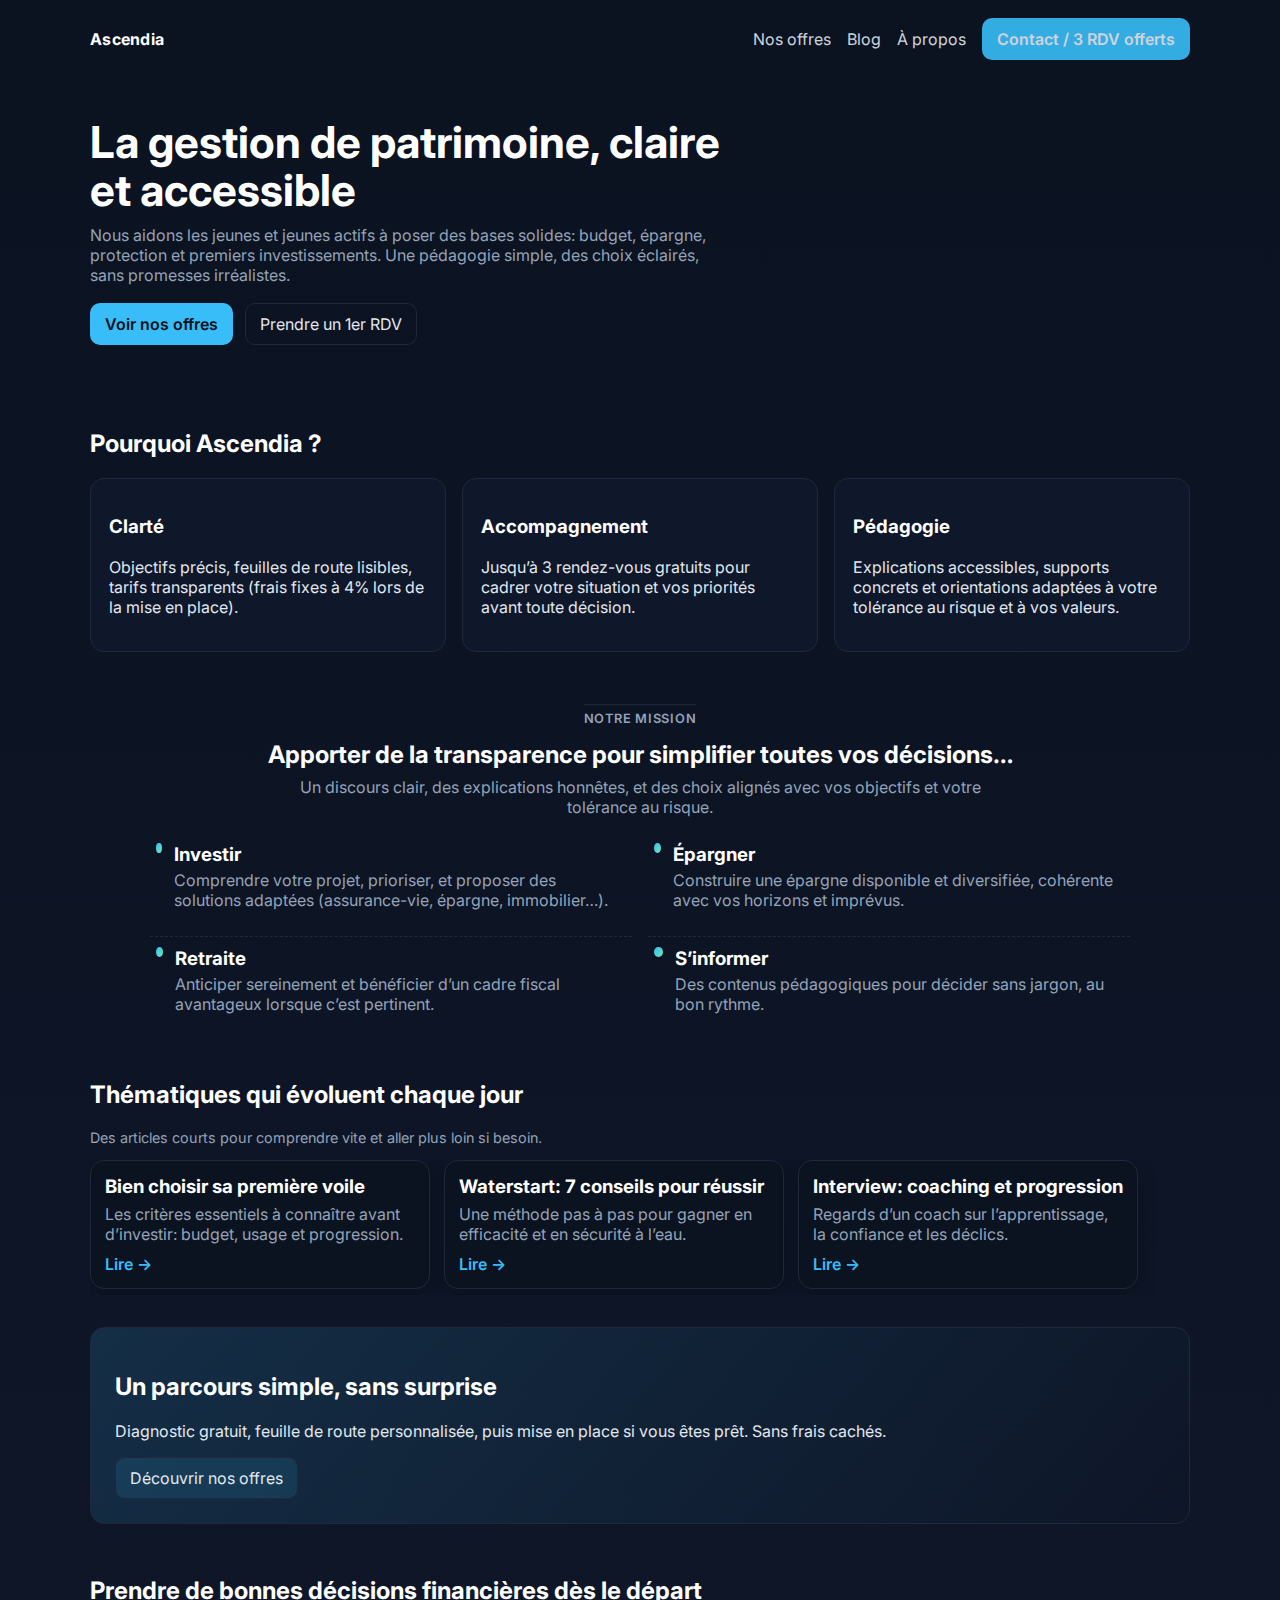
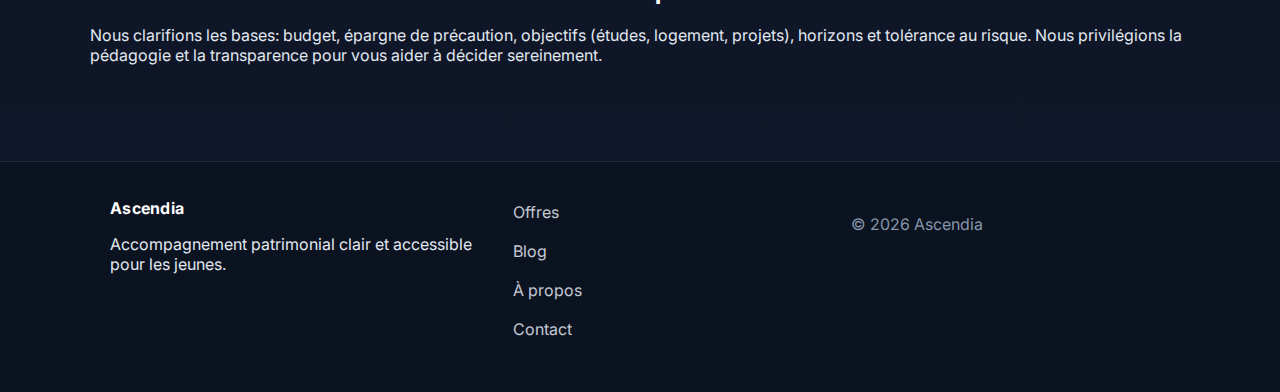
<file: index.html>
<!doctype html>
<html lang="fr">
<head>
  <meta charset="utf-8" />
  <meta name="viewport" content="width=device-width, initial-scale=1" />
  <title>Ascendia – Accompagnement patrimonial pour les jeunes</title>
  <meta name="description" content="Ascendia accompagne les jeunes et jeunes actifs dans leurs premiers pas en gestion de patrimoine: pédagogie claire, 3 RDV gratuits, tarifs transparents." />
  <link rel="preconnect" href="https://fonts.googleapis.com">
  <link rel="preconnect" href="https://fonts.gstatic.com" crossorigin>
  <link href="https://fonts.googleapis.com/css2?family=Inter:wght@300;400;500;600;700&display=swap" rel="stylesheet">
  <link rel="stylesheet" href="/assets/styles.css" />
  <link rel="canonical" href="/" />
  <link rel="icon" href="/assets/favicon.svg" type="image/svg+xml" />
  <meta property="og:title" content="Ascendia" />
  <meta property="og:description" content="Premiers pas en gestion de patrimoine: accompagnement pédagogique, 3 RDV offerts, mise en place sur-mesure." />
  <meta property="og:type" content="website" />
  <meta property="og:url" content="/" />
  <meta name="theme-color" content="#0f172a" />
  <script type="application/ld+json">
  {
    "@context": "https://schema.org",
    "@type": "Organization",
    "name": "Ascendia",
    "description": "Accompagnement patrimonial pour les jeunes: épargne, objectifs financiers, mise en place transparente.",
    "url": "/",
    "areaServed": "FR"
  }
  </script>
</head>
<body>
  <div data-include="/partials/header.html"></div>

  <main>
    <section class="hero container">
      <div class="hero-content">
        <h1>La gestion de patrimoine, claire et accessible</h1>
        <p>Nous aidons les jeunes et jeunes actifs à poser des bases solides: budget, épargne, protection et premiers investissements. Une pédagogie simple, des choix éclairés, sans promesses irréalistes.</p>
        <div class="hero-cta">
          <a class="btn btn-primary" href="/offres.html">Voir nos offres</a>
          <a class="btn btn-ghost" href="/contact.html">Prendre un 1er RDV</a>
        </div>
      </div>
    </section>

    <section class="benefits container">
      <h2>Pourquoi Ascendia ?</h2>
      <div class="grid cards-3">
        <article class="card">
          <h3>Clarté</h3>
          <p>Objectifs précis, feuilles de route lisibles, tarifs transparents (frais fixes à 4% lors de la mise en place).</p>
        </article>
        <article class="card">
          <h3>Accompagnement</h3>
          <p>Jusqu’à 3 rendez-vous gratuits pour cadrer votre situation et vos priorités avant toute décision.</p>
        </article>
        <article class="card">
          <h3>Pédagogie</h3>
          <p>Explications accessibles, supports concrets et orientations adaptées à votre tolérance au risque et à vos valeurs.</p>
        </article>
      </div>
    </section>

    <section class="mission container">
      <div class="intro">
        <p class="eyebrow">Notre mission</p>
        <h2>Apporter de la transparence pour simplifier toutes vos décisions…</h2>
        <p class="sub muted">Un discours clair, des explications honnêtes, et des choix alignés avec vos objectifs et votre tolérance au risque.</p>
      </div>
      <div class="pillars-list">
        <div class="pillar">
          <div class="dot" aria-hidden="true"></div>
          <div>
            <h3>Investir</h3>
            <p>Comprendre votre projet, prioriser, et proposer des solutions adaptées (assurance-vie, épargne, immobilier…).</p>
          </div>
        </div>
        <div class="pillar">
          <div class="dot" aria-hidden="true"></div>
          <div>
            <h3>Épargner</h3>
            <p>Construire une épargne disponible et diversifiée, cohérente avec vos horizons et imprévus.</p>
          </div>
        </div>
        <div class="pillar">
          <div class="dot" aria-hidden="true"></div>
          <div>
            <h3>Retraite</h3>
            <p>Anticiper sereinement et bénéficier d’un cadre fiscal avantageux lorsque c’est pertinent.</p>
          </div>
        </div>
        <div class="pillar">
          <div class="dot" aria-hidden="true"></div>
          <div>
            <h3>S’informer</h3>
            <p>Des contenus pédagogiques pour décider sans jargon, au bon rythme.</p>
          </div>
        </div>
      </div>
    </section>

    <section class="blog-teaser container">
      <div class="teaser-head">
        <h2>Thématiques qui évoluent chaque jour</h2>
        <p class="muted small">Des articles courts pour comprendre vite et aller plus loin si besoin.</p>
      </div>
      <div class="h-scroll">
        <a class="post-card" href="/blog/choisir-voile-debutant.html">
          <div class="post-body">
            <h3>Bien choisir sa première voile</h3>
            <p>Les critères essentiels à connaître avant d’investir: budget, usage et progression.</p>
            <span class="more">Lire →</span>
          </div>
        </a>
        <a class="post-card" href="/blog/waterstart-conseils.html">
          <div class="post-body">
            <h3>Waterstart: 7 conseils pour réussir</h3>
            <p>Une méthode pas à pas pour gagner en efficacité et en sécurité à l’eau.</p>
            <span class="more">Lire →</span>
          </div>
        </a>
        <a class="post-card" href="/blog/interview-coach.html">
          <div class="post-body">
            <h3>Interview: coaching et progression</h3>
            <p>Regards d’un coach sur l’apprentissage, la confiance et les déclics.</p>
            <span class="more">Lire →</span>
          </div>
        </a>
      </div>
    </section>

    <section class="offers-teaser container">
      <div class="teaser">
        <h2>Un parcours simple, sans surprise</h2>
        <p>Diagnostic gratuit, feuille de route personnalisée, puis mise en place si vous êtes prêt. Sans frais cachés.</p>
        <a class="btn btn-secondary" href="/offres.html">Découvrir nos offres</a>
      </div>
    </section>

    <section class="seo-text container">
      <h2>Prendre de bonnes décisions financières dès le départ</h2>
      <p>Nous clarifions les bases: budget, épargne de précaution, objectifs (études, logement, projets), horizons et tolérance au risque. Nous privilégions la pédagogie et la transparence pour vous aider à décider sereinement.</p>
    </section>
  </main>

  <div data-include="/partials/footer.html"></div>
  <script src="/assets/main.js" defer></script>
</body>
</html>
</file>
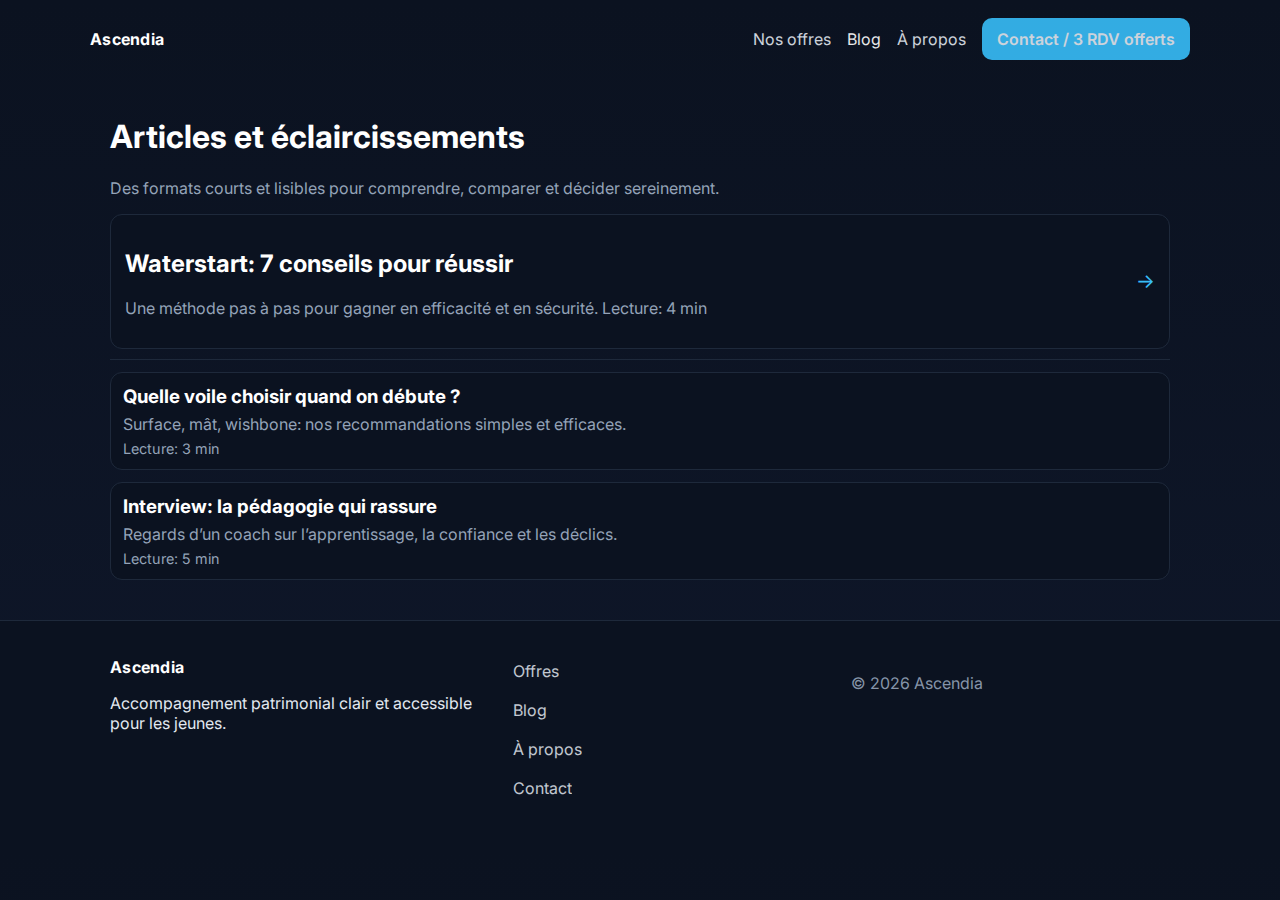
<file: blog/index.html>
<!doctype html>
<html lang="fr">
<head>
  <meta charset="utf-8" />
  <meta name="viewport" content="width=device-width, initial-scale=1" />
  <title>Ascendia – Blog</title>
  <meta name="description" content="Articles pédagogiques et éclaircissements sur la gestion patrimoniale pour les jeunes: comprendre, décider sereinement, agir en transparence." />
  <link href="https://fonts.googleapis.com/css2?family=Inter:wght@300;400;500;600;700&display=swap" rel="stylesheet">
  <link rel="stylesheet" href="/assets/styles.css" />
  <link rel="canonical" href="/blog/" />
  <link rel="icon" href="/assets/favicon.svg" type="image/svg+xml" />
</head>
<body>
  <div data-include="/partials/header.html"></div>

  <main class="container">
    <section class="blog-hero">
      <h1>Articles et éclaircissements</h1>
      <p class="muted">Des formats courts et lisibles pour comprendre, comparer et décider sereinement.</p>
      <a class="hero-feature" href="/blog/waterstart-conseils.html">
        <div>
          <h2>Waterstart: 7 conseils pour réussir</h2>
          <p class="muted">Une méthode pas à pas pour gagner en efficacité et en sécurité. Lecture: 4 min</p>
        </div>
        <span class="arrow" aria-hidden="true">→</span>
      </a>
    </section>

    <section class="feed">
      <article class="post-row">
        <a class="post-link" href="/blog/choisir-voile-debutant.html">
          <h3>Quelle voile choisir quand on débute ?</h3>
          <p class="excerpt">Surface, mât, wishbone: nos recommandations simples et efficaces.</p>
          <p class="post-meta muted small">Lecture: 3 min</p>
        </a>
      </article>
      <article class="post-row">
        <a class="post-link" href="/blog/interview-coach.html">
          <h3>Interview: la pédagogie qui rassure</h3>
          <p class="excerpt">Regards d’un coach sur l’apprentissage, la confiance et les déclics.</p>
          <p class="post-meta muted small">Lecture: 5 min</p>
        </a>
      </article>
    </section>
  </main>

  <div data-include="/partials/footer.html"></div>
  <script src="/assets/main.js" defer></script>
</body>
</html>
</file>
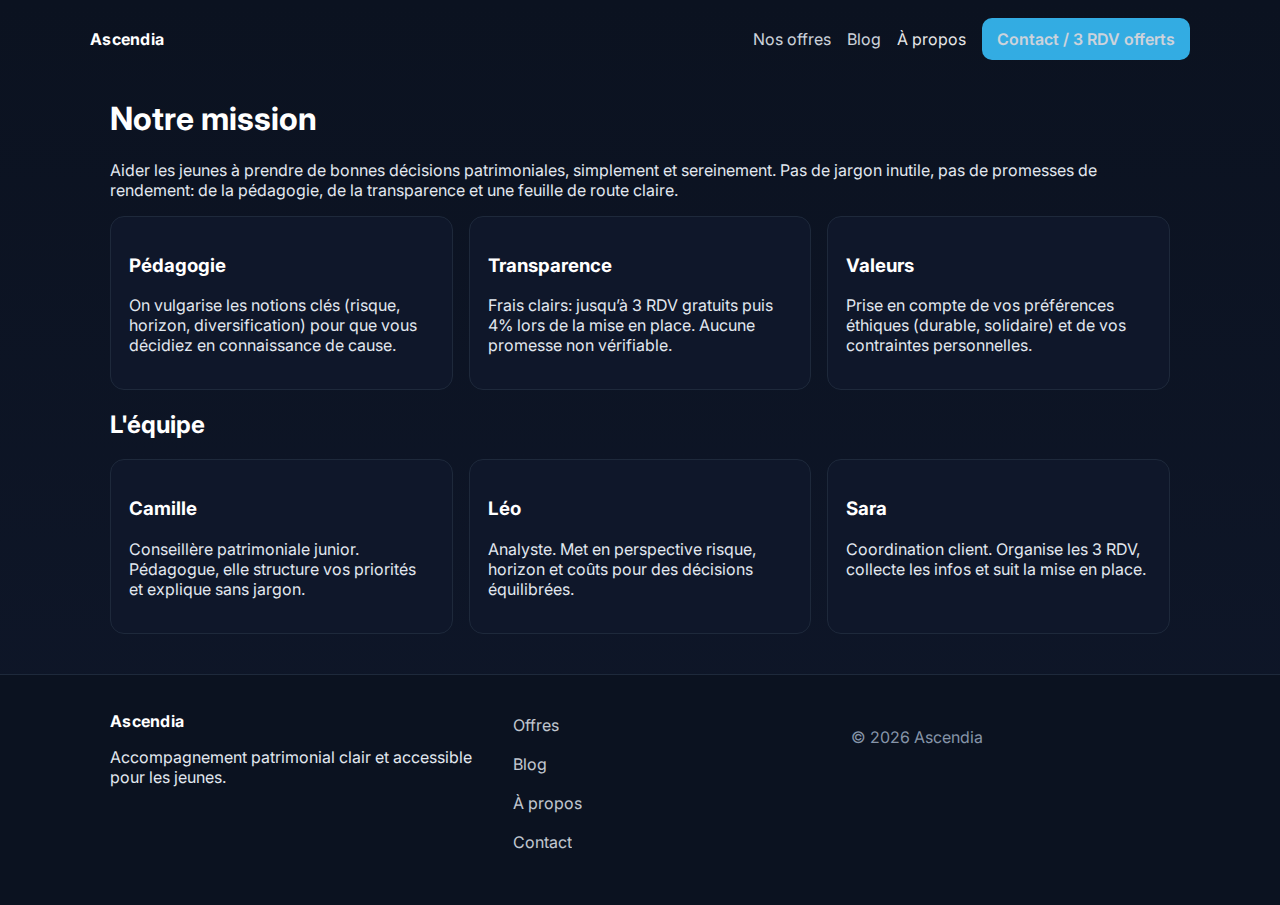
<file: a-propos.html>
<!doctype html>
<html lang="fr">
<head>
  <meta charset="utf-8" />
  <meta name="viewport" content="width=device-width, initial-scale=1" />
  <title>Ascendia – À propos</title>
  <meta name="description" content="Ascendia accompagne les jeunes pour structurer leur patrimoine: pédagogie, transparence et décisions sereines, sans promesse de rendement." />
  <link href="https://fonts.googleapis.com/css2?family=Inter:wght@300;400;500;600;700&display=swap" rel="stylesheet">
  <link rel="stylesheet" href="/assets/styles.css" />
  <link rel="canonical" href="/a-propos.html" />
  <link rel="icon" href="/assets/favicon.svg" type="image/svg+xml" />
</head>
<body>
  <div data-include="/partials/header.html"></div>

  <main class="container">
    <section>
      <h1>Notre mission</h1>
      <p>Aider les jeunes à prendre de bonnes décisions patrimoniales, simplement et sereinement. Pas de jargon inutile, pas de promesses de rendement: de la pédagogie, de la transparence et une feuille de route claire.</p>
    </section>

    <section class="grid cards-3">
      <article class="card">
        <h3>Pédagogie</h3>
        <p>On vulgarise les notions clés (risque, horizon, diversification) pour que vous décidiez en connaissance de cause.</p>
      </article>
      <article class="card">
        <h3>Transparence</h3>
        <p>Frais clairs: jusqu’à 3 RDV gratuits puis 4% lors de la mise en place. Aucune promesse non vérifiable.</p>
      </article>
      <article class="card">
        <h3>Valeurs</h3>
        <p>Prise en compte de vos préférences éthiques (durable, solidaire) et de vos contraintes personnelles.</p>
      </article>
    </section>

    <section>
      <h2>L'équipe</h2>
      <div class="grid cards-3">
        <article class="card person">
          <h3>Camille</h3>
          <p>Conseillère patrimoniale junior. Pédagogue, elle structure vos priorités et explique sans jargon.</p>
        </article>
        <article class="card person">
          <h3>Léo</h3>
          <p>Analyste. Met en perspective risque, horizon et coûts pour des décisions équilibrées.</p>
        </article>
        <article class="card person">
          <h3>Sara</h3>
          <p>Coordination client. Organise les 3 RDV, collecte les infos et suit la mise en place.</p>
        </article>
      </div>
    </section>
  </main>

  <div data-include="/partials/footer.html"></div>
  <script src="/assets/main.js" defer></script>
</body>
</html>
</file>
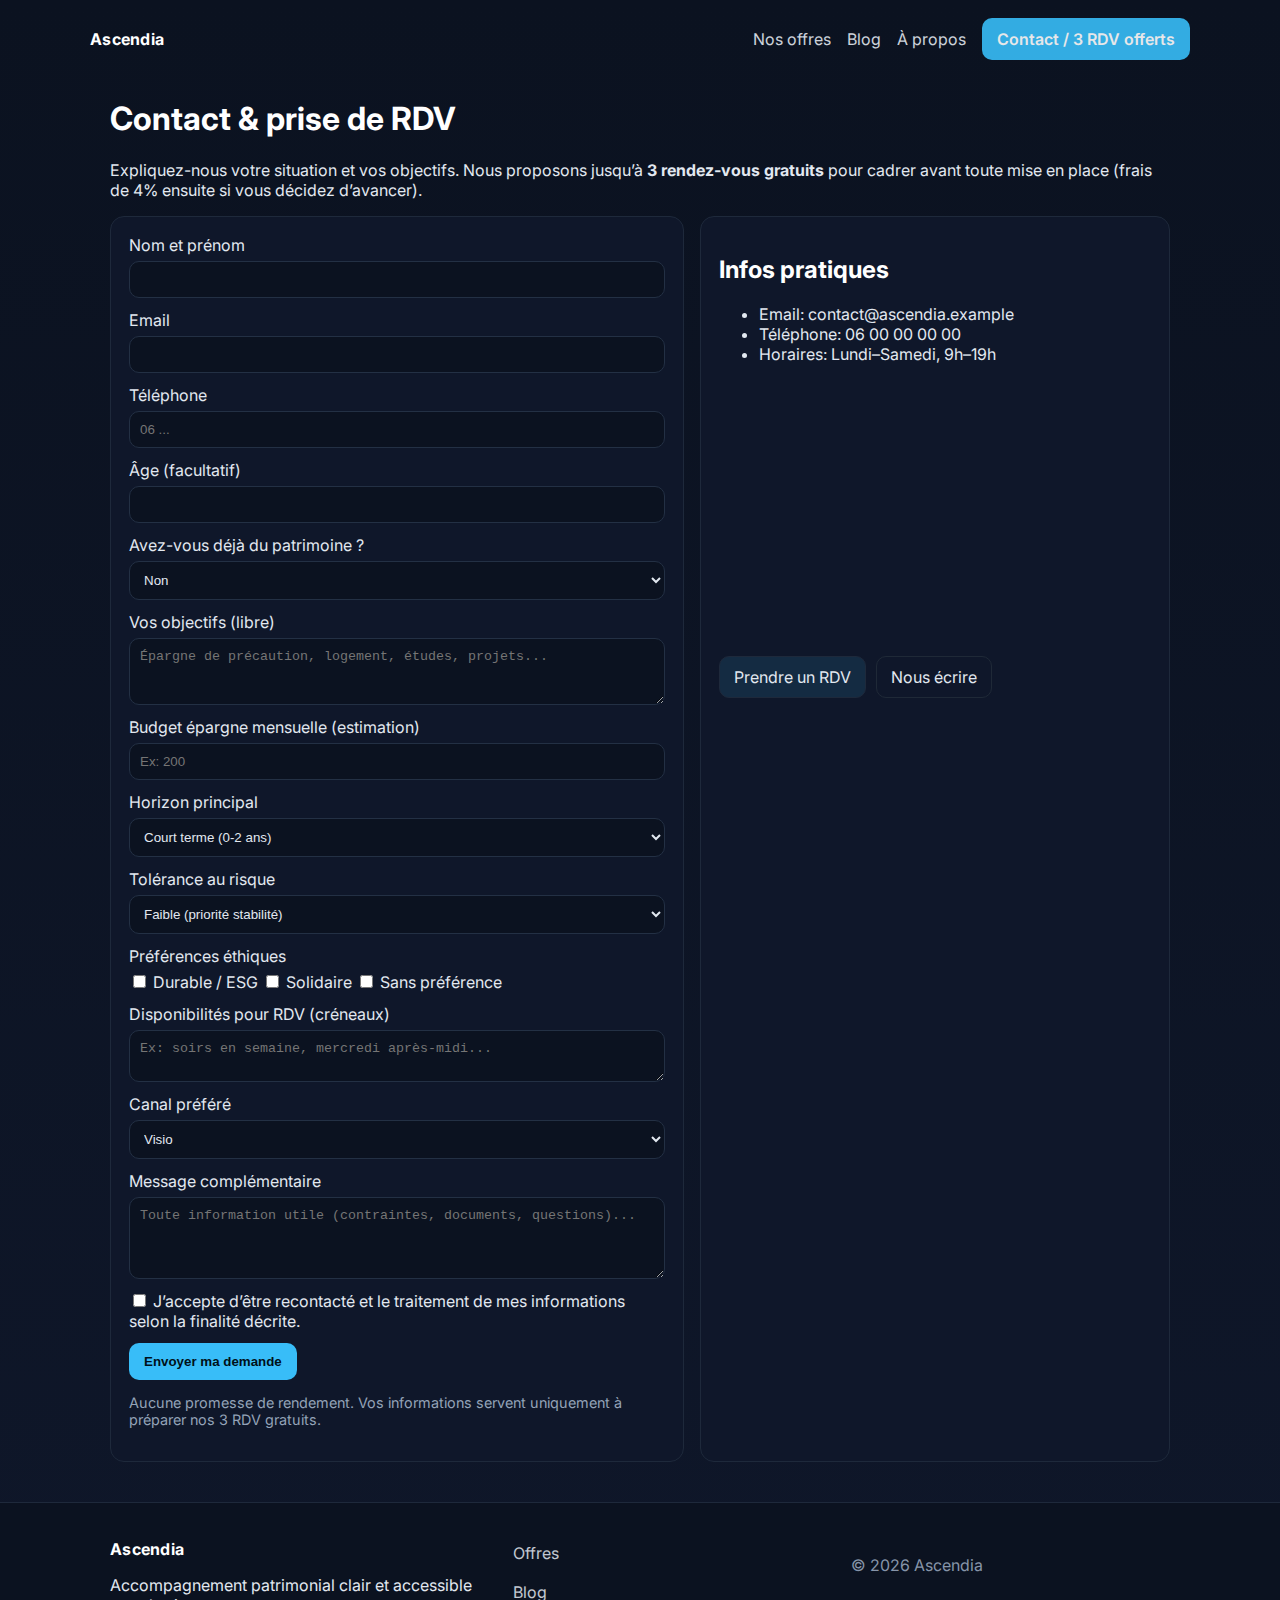
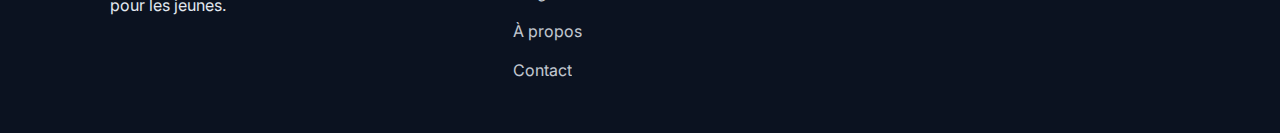
<file: contact.html>
<!doctype html>
<html lang="fr">
<head>
  <meta charset="utf-8" />
  <meta name="viewport" content="width=device-width, initial-scale=1" />
  <title>Ascendia – Contact & 3 RDV gratuits</title>
  <meta name="description" content="Contactez Ascendia: jusqu’à 3 rendez-vous gratuits pour cadrer votre situation patrimoniale. Partagez vos objectifs et préférences (risque, éthique)." />
  <link href="https://fonts.googleapis.com/css2?family=Inter:wght@300;400;500;600;700&display=swap" rel="stylesheet">
  <link rel="stylesheet" href="/assets/styles.css" />
  <link rel="canonical" href="/contact.html" />
  <link rel="icon" href="/assets/favicon.svg" type="image/svg+xml" />
</head>
<body>
  <div data-include="/partials/header.html"></div>

  <main class="container">
    <section>
      <h1>Contact & prise de RDV</h1>
      <p>Expliquez-nous votre situation et vos objectifs. Nous proposons jusqu’à <strong>3 rendez-vous gratuits</strong> pour cadrer avant toute mise en place (frais de 4% ensuite si vous décidez d’avancer).</p>
    </section>

    <section class="grid contact-grid">
      <form id="intake-form" class="card" autocomplete="on">
        <div class="form-row">
          <label for="nom">Nom et prénom</label>
          <input id="nom" name="nom" type="text" required />
        </div>
        <div class="form-row">
          <label for="email">Email</label>
          <input id="email" name="email" type="email" required />
        </div>
        <div class="form-row">
          <label for="tel">Téléphone</label>
          <input id="tel" name="tel" type="tel" placeholder="06 ..." />
        </div>
        <div class="form-row">
          <label for="age">Âge (facultatif)</label>
          <input id="age" name="age" type="number" min="16" max="100" />
        </div>
        <div class="form-row">
          <label for="patrimoine">Avez-vous déjà du patrimoine ?</label>
          <select id="patrimoine" name="patrimoine">
            <option value="non">Non</option>
            <option value="oui">Oui (épargne, AV, PEA, immo...)</option>
          </select>
        </div>
        <div class="form-row">
          <label for="objectifs">Vos objectifs (libre)</label>
          <textarea id="objectifs" name="objectifs" rows="3" placeholder="Épargne de précaution, logement, études, projets..."></textarea>
        </div>
        <div class="form-row">
          <label for="budget">Budget épargne mensuelle (estimation)</label>
          <input id="budget" name="budget" type="number" min="0" step="10" placeholder="Ex: 200" />
        </div>
        <div class="form-row">
          <label for="horizon">Horizon principal</label>
          <select id="horizon" name="horizon">
            <option value="court">Court terme (0-2 ans)</option>
            <option value="moyen">Moyen terme (3-7 ans)</option>
            <option value="long">Long terme (8+ ans)</option>
          </select>
        </div>
        <div class="form-row">
          <label for="risque">Tolérance au risque</label>
          <select id="risque" name="risque">
            <option value="faible">Faible (priorité stabilité)</option>
            <option value="moderee">Modérée</option>
            <option value="elevee">Élevée</option>
          </select>
        </div>
        <div class="form-row">
          <label>Préférences éthiques</label>
          <div>
            <label><input type="checkbox" name="ethique" value="durable"> Durable / ESG</label>
            <label><input type="checkbox" name="ethique" value="solidaire"> Solidaire</label>
            <label><input type="checkbox" name="ethique" value="neutre"> Sans préférence</label>
          </div>
        </div>
        <div class="form-row">
          <label for="dispos">Disponibilités pour RDV (créneaux)</label>
          <textarea id="dispos" name="dispos" rows="2" placeholder="Ex: soirs en semaine, mercredi après-midi..."></textarea>
        </div>
        <div class="form-row">
          <label for="canal">Canal préféré</label>
          <select id="canal" name="canal">
            <option>Visio</option>
            <option>Téléphone</option>
            <option>Présentiel</option>
          </select>
        </div>
        <div class="form-row">
          <label for="message">Message complémentaire</label>
          <textarea id="message" name="message" rows="4" placeholder="Toute information utile (contraintes, documents, questions)..."></textarea>
        </div>
        <div class="form-row">
          <label><input id="consent" type="checkbox" required> J’accepte d’être recontacté et le traitement de mes informations selon la finalité décrite.</label>
        </div>
        <div class="form-actions">
          <button class="btn btn-primary" type="submit">Envoyer ma demande</button>
        </div>
        <p class="muted small">Aucune promesse de rendement. Vos informations servent uniquement à préparer nos 3 RDV gratuits.</p>
      </form>

      <div class="card">
        <h2>Infos pratiques</h2>
        <ul>
          <li>Email: contact@ascendia.example</li>
          <li>Téléphone: 06 00 00 00 00</li>
          <li>Horaires: Lundi–Samedi, 9h–19h</li>
        </ul>
        <div class="map-embed">
          <iframe title="Carte - Windsurf Clarity" loading="lazy" referrerpolicy="no-referrer-when-downgrade" src="https://www.openstreetmap.org/export/embed.html?bbox=-4.5%2C48.3%2C-4.45%2C48.4&amp;layer=mapnik" style="border:0;width:100%;height:260px"></iframe>
        </div>
        <div class="booking">
          <a class="btn btn-secondary" href="#intake-form">Prendre un RDV</a>
          <a class="btn btn-ghost" href="mailto:contact@ascendia.example">Nous écrire</a>
        </div>
      </div>
    </section>
  </main>

  <div data-include="/partials/footer.html"></div>
  <script src="/assets/main.js" defer></script>
</body>
</html>
</file>
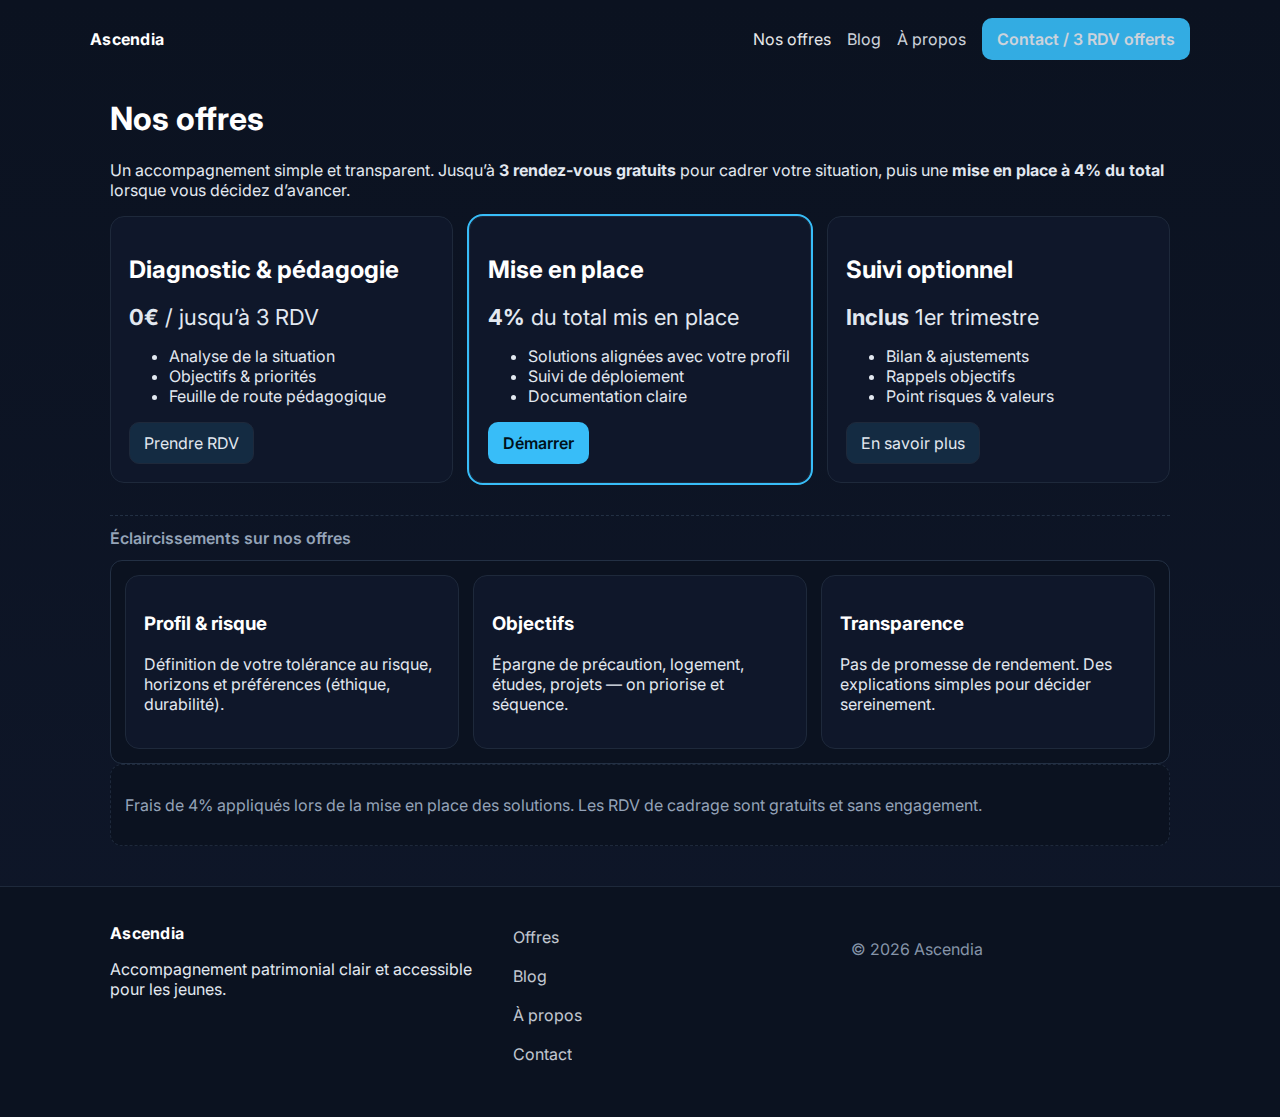
<file: offres.html>
<!doctype html>
<html lang="fr">
<head>
  <meta charset="utf-8" />
  <meta name="viewport" content="width=device-width, initial-scale=1" />
  <title>Ascendia – Nos offres</title>
  <meta name="description" content="Accompagnement patrimonial pour jeunes: jusqu’à 3 RDV gratuits, mise en place à 4% du total, feuille de route claire." />
  <link href="https://fonts.googleapis.com/css2?family=Inter:wght@300;400;500;600;700&display=swap" rel="stylesheet">
  <link rel="stylesheet" href="/assets/styles.css" />
  <link rel="canonical" href="/offres.html" />
  <link rel="icon" href="/assets/favicon.svg" type="image/svg+xml" />
</head>
<body>
  <div data-include="/partials/header.html"></div>

  <main class="container">
    <section>
      <h1>Nos offres</h1>
      <p>Un accompagnement simple et transparent. Jusqu’à <strong>3 rendez-vous gratuits</strong> pour cadrer votre situation, puis une <strong>mise en place à 4% du total</strong> lorsque vous décidez d’avancer.</p>
    </section>

    <section class="grid cards-3">
      <article class="card pricing">
        <h2>Diagnostic & pédagogie</h2>
        <p class="price"><strong>0€</strong> / jusqu’à 3 RDV</p>
        <ul>
          <li>Analyse de la situation</li>
          <li>Objectifs & priorités</li>
          <li>Feuille de route pédagogique</li>
        </ul>
        <a class="btn btn-secondary" href="/contact.html">Prendre RDV</a>
      </article>

      <article class="card pricing highlight">
        <h2>Mise en place</h2>
        <p class="price"><strong>4%</strong> du total mis en place</p>
        <ul>
          <li>Solutions alignées avec votre profil</li>
          <li>Suivi de déploiement</li>
          <li>Documentation claire</li>
        </ul>
        <a class="btn btn-primary" href="/contact.html">Démarrer</a>
      </article>

      <article class="card pricing">
        <h2>Suivi optionnel</h2>
        <p class="price"><strong>Inclus</strong> 1er trimestre</p>
        <ul>
          <li>Bilan & ajustements</li>
          <li>Rappels objectifs</li>
          <li>Point risques & valeurs</li>
        </ul>
        <a class="btn btn-secondary" href="/contact.html">En savoir plus</a>
      </article>
    </section>

    <section class="offers-explainer">
      <h2>Éclaircissements sur nos offres</h2>
      <div class="grid cards-3 explainer-grid">
        <article class="card">
          <h3>Profil & risque</h3>
          <p>Définition de votre tolérance au risque, horizons et préférences (éthique, durabilité).</p>
        </article>
        <article class="card">
          <h3>Objectifs</h3>
          <p>Épargne de précaution, logement, études, projets — on priorise et séquence.</p>
        </article>
        <article class="card">
          <h3>Transparence</h3>
          <p>Pas de promesse de rendement. Des explications simples pour décider sereinement.</p>
        </article>
      </div>
    </section>

    <section>
      <div class="note">
        <p>Frais de 4% appliqués lors de la mise en place des solutions. Les RDV de cadrage sont gratuits et sans engagement.</p>
      </div>
    </section>
  </main>

  <div data-include="/partials/footer.html"></div>
  <script src="/assets/main.js" defer></script>
</body>
</html>
</file>
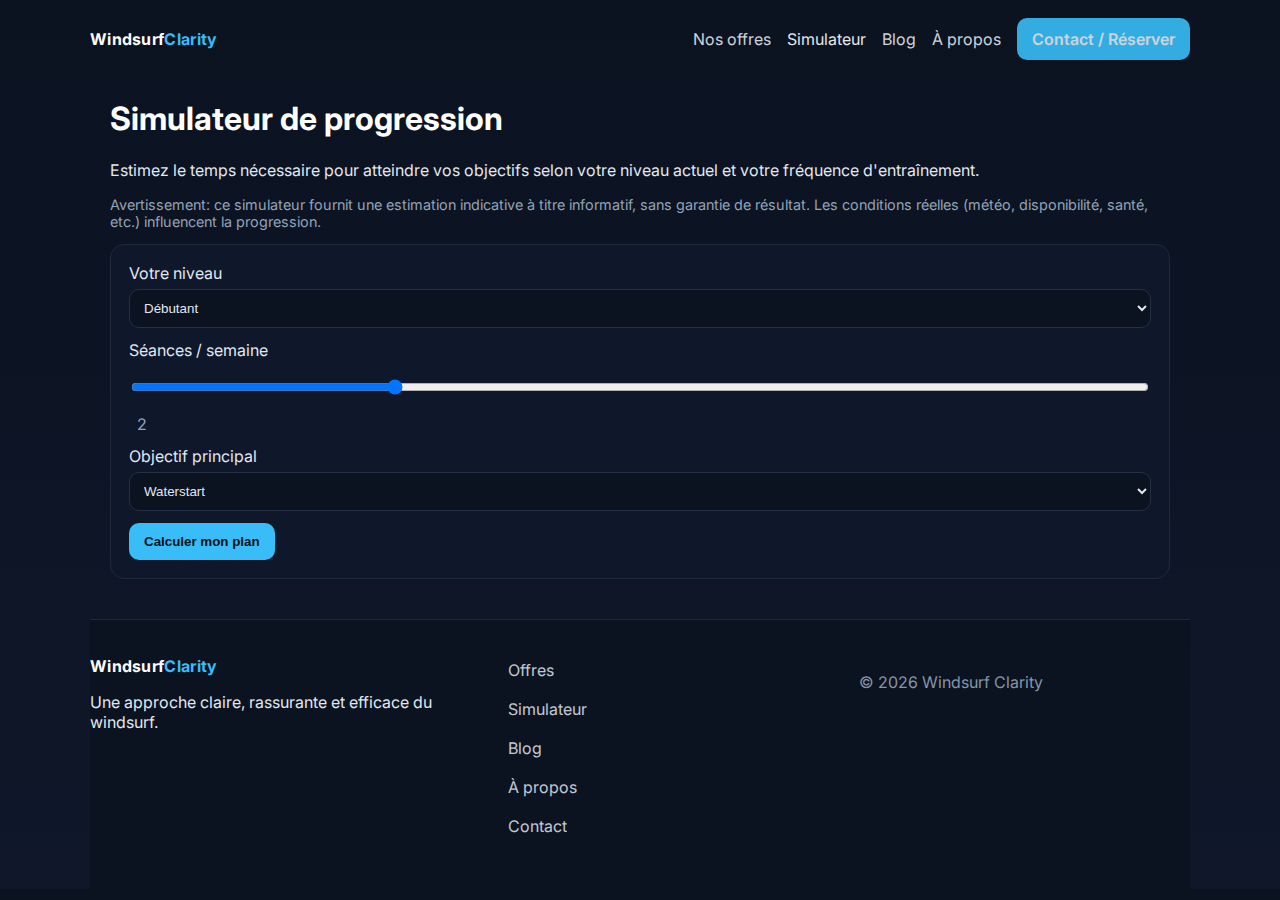
<file: simulateur.html>
<!doctype html>
<html lang="fr">
<head>
  <meta charset="utf-8" />
  <meta name="viewport" content="width=device-width, initial-scale=1" />
  <title>Windsurf Clarity – Simulateur de progression</title>
  <meta name="description" content="Simulez votre progression en windsurf selon votre niveau, votre fréquence et vos objectifs. Obtenez un plan clair par étapes." />
  <link href="https://fonts.googleapis.com/css2?family=Inter:wght@300;400;500;600;700&display=swap" rel="stylesheet">
  <link rel="stylesheet" href="/assets/styles.css" />
  <link rel="canonical" href="/simulateur.html" />
  <link rel="icon" href="/assets/favicon.svg" type="image/svg+xml" />
</head>
<body>
  <header class="site-header container">
    <a class="logo" href="/">Windsurf<span>Clarity</span></a>
    <button class="nav-toggle" aria-expanded="false" aria-controls="site-nav">Menu</button>
    <nav id="site-nav" class="site-nav" aria-label="Navigation principale">
      <a href="/offres.html">Nos offres</a>
      <a class="active" href="/simulateur.html">Simulateur</a>
      <a href="/blog/">Blog</a>
      <a href="/a-propos.html">À propos</a>
      <a class="btn btn-primary" href="/contact.html">Contact / Réserver</a>
    </nav>
  </header>

  <main class="container">
    <section>
      <h1>Simulateur de progression</h1>
      <p>Estimez le temps nécessaire pour atteindre vos objectifs selon votre niveau actuel et votre fréquence d'entraînement.</p>
      <p class="muted small">Avertissement: ce simulateur fournit une estimation indicative à titre informatif, sans garantie de résultat. Les conditions réelles (météo, disponibilité, santé, etc.) influencent la progression.</p>
    </section>

    <section class="card">
      <form id="sim-form" class="sim-form" novalidate>
        <div class="form-row">
          <label for="niveau">Votre niveau</label>
          <select id="niveau" required>
            <option value="debutant">Débutant</option>
            <option value="intermediaire">Intermédiaire</option>
            <option value="avance">Avancé</option>
          </select>
        </div>
        <div class="form-row">
          <label for="frequence">Séances / semaine</label>
          <input id="frequence" type="range" min="1" max="5" step="1" value="2" />
          <output id="freqOut">2</output>
        </div>
        <div class="form-row">
          <label for="objectif">Objectif principal</label>
          <select id="objectif">
            <option value="waterstart">Waterstart</option>
            <option value="jibe">Jibe</option>
            <option value="planning">Départ au planning</option>
            <option value="foil">Premiers vols en foil</option>
          </select>
        </div>
        <div class="form-actions">
          <button class="btn btn-primary" type="submit">Calculer mon plan</button>
        </div>
      </form>
    </section>

    <section id="result" class="card result hidden" aria-live="polite">
      <h2>Votre plan personnalisé</h2>
      <p id="summary" class="muted"></p>
      <div id="timeline" class="timeline"></div>
      <div class="recommendations">
        <h3>Recommandations matériel & cours</h3>
        <ul id="reco-list"></ul>
        <a class="btn btn-secondary" href="/offres.html">Choisir une offre adaptée</a>
      </div>
    </section>
  </main>

  <footer class="site-footer container">
    <div class="footer-grid">
      <div>
        <a class="logo" href="/">Windsurf<span>Clarity</span></a>
        <p>Une approche claire, rassurante et efficace du windsurf.</p>
      </div>
      <nav class="footer-nav">
        <a href="/offres.html">Offres</a>
        <a href="/simulateur.html">Simulateur</a>
        <a href="/blog/">Blog</a>
        <a href="/a-propos.html">À propos</a>
        <a href="/contact.html">Contact</a>
      </nav>
      <div class="footer-legal">
        <p>© <span id="year"></span> Windsurf Clarity</p>
      </div>
    </div>
  </footer>
  <script src="/assets/main.js" defer></script>
  <script src="/assets/simulateur.js" defer></script>
</body>
</html>
</file>
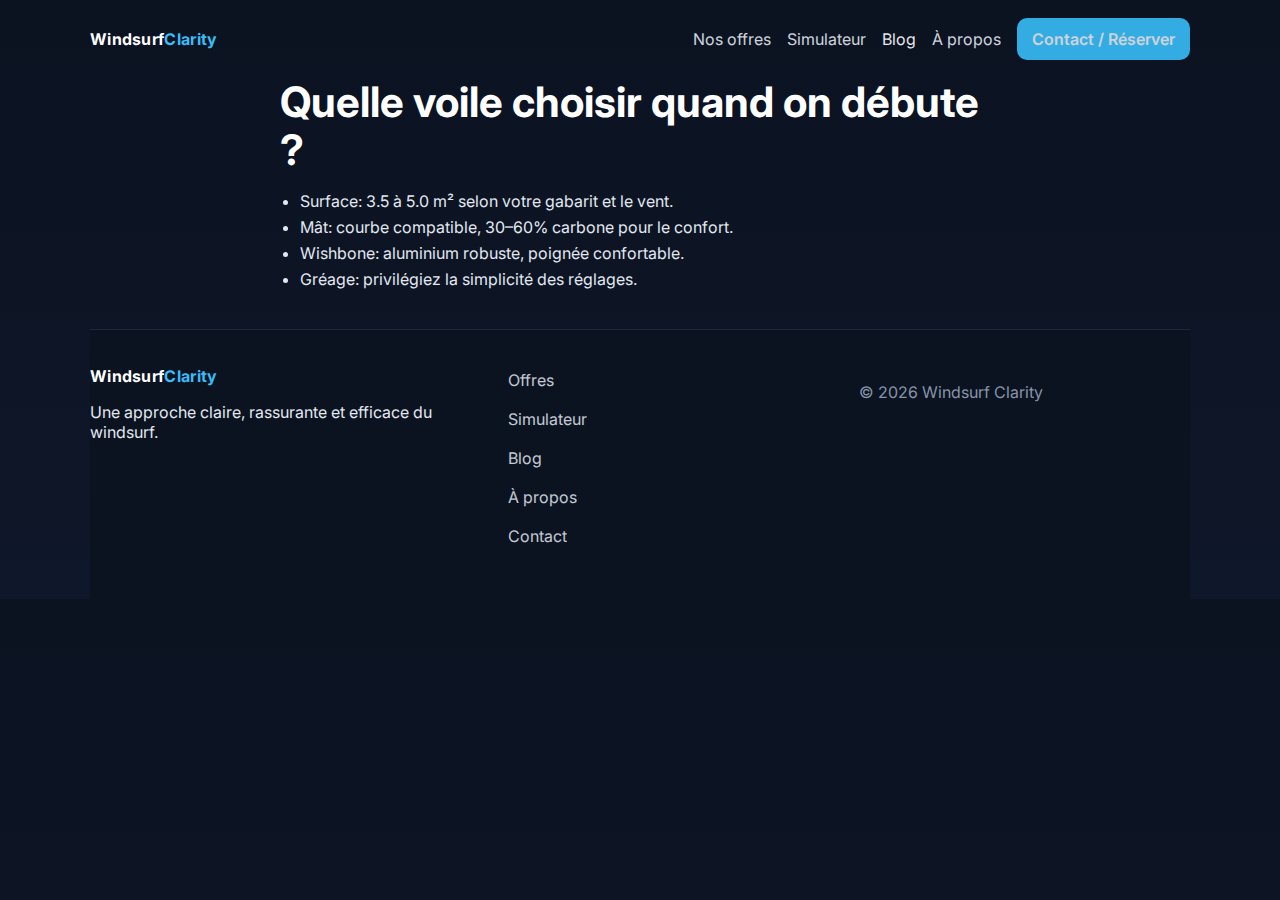
<file: blog/choisir-voile-debutant.html>
<!doctype html>
<html lang="fr">
<head>
  <meta charset="utf-8" />
  <meta name="viewport" content="width=device-width, initial-scale=1" />
  <title>Quelle voile choisir quand on débute ?</title>
  <meta name="description" content="Bien choisir sa première voile de windsurf: surface, mât, wishbone, réglages." />
  <link href="https://fonts.googleapis.com/css2?family=Inter:wght@300;400;500;600;700&display=swap" rel="stylesheet">
  <link rel="stylesheet" href="/assets/styles.css" />
  <link rel="canonical" href="/blog/choisir-voile-debutant.html" />
  <link rel="icon" href="/assets/favicon.svg" type="image/svg+xml" />
</head>
<body>
  <header class="site-header container">
    <a class="logo" href="/">Windsurf<span>Clarity</span></a>
    <button class="nav-toggle" aria-expanded="false" aria-controls="site-nav">Menu</button>
    <nav id="site-nav" class="site-nav" aria-label="Navigation principale">
      <a href="/offres.html">Nos offres</a>
      <a href="/simulateur.html">Simulateur</a>
      <a class="active" href="/blog/">Blog</a>
      <a href="/a-propos.html">À propos</a>
      <a class="btn btn-primary" href="/contact.html">Contact / Réserver</a>
    </nav>
  </header>

  <main class="container prose">
    <article>
      <h1>Quelle voile choisir quand on débute ?</h1>
      <ul>
        <li>Surface: 3.5 à 5.0 m² selon votre gabarit et le vent.</li>
        <li>Mât: courbe compatible, 30–60% carbone pour le confort.</li>
        <li>Wishbone: aluminium robuste, poignée confortable.</li>
        <li>Gréage: privilégiez la simplicité des réglages.</li>
      </ul>
    </article>
  </main>

  <footer class="site-footer container">
    <div class="footer-grid">
      <div>
        <a class="logo" href="/">Windsurf<span>Clarity</span></a>
        <p>Une approche claire, rassurante et efficace du windsurf.</p>
      </div>
      <nav class="footer-nav">
        <a href="/offres.html">Offres</a>
        <a href="/simulateur.html">Simulateur</a>
        <a href="/blog/">Blog</a>
        <a href="/a-propos.html">À propos</a>
        <a href="/contact.html">Contact</a>
      </nav>
      <div class="footer-legal">
        <p>© <span id="year"></span> Windsurf Clarity</p>
      </div>
    </div>
  </footer>
  <script src="/assets/main.js" defer></script>
</body>
</html>
</file>
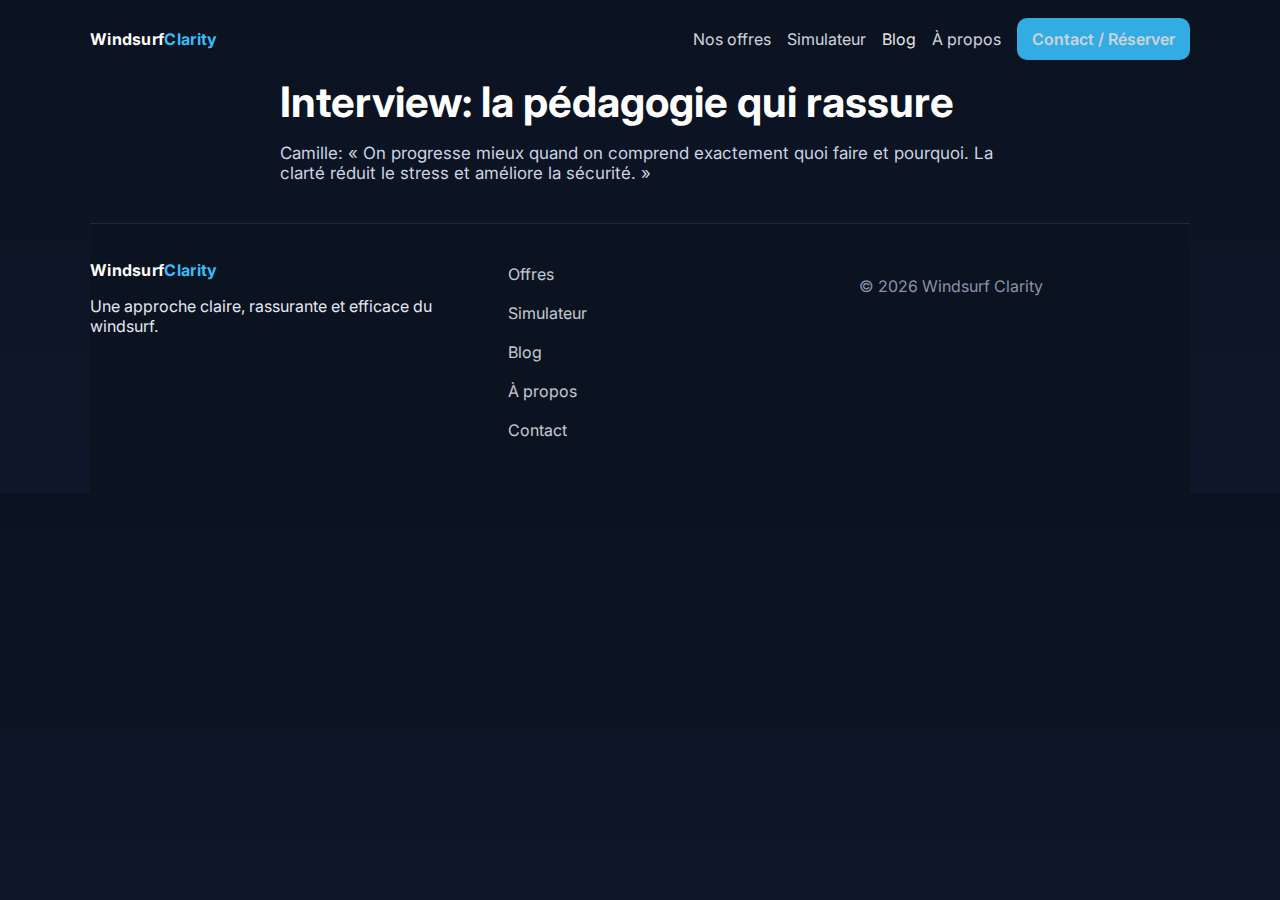
<file: blog/interview-coach.html>
<!doctype html>
<html lang="fr">
<head>
  <meta charset="utf-8" />
  <meta name="viewport" content="width=device-width, initial-scale=1" />
  <title>Interview: la pédagogie qui rassure</title>
  <meta name="description" content="Discussion avec Camille, monitrice de windsurf, sur une pédagogie claire et rassurante." />
  <link href="https://fonts.googleapis.com/css2?family=Inter:wght@300;400;500;600;700&display=swap" rel="stylesheet">
  <link rel="stylesheet" href="/assets/styles.css" />
  <link rel="canonical" href="/blog/interview-coach.html" />
  <link rel="icon" href="/assets/favicon.svg" type="image/svg+xml" />
</head>
<body>
  <header class="site-header container">
    <a class="logo" href="/">Windsurf<span>Clarity</span></a>
    <button class="nav-toggle" aria-expanded="false" aria-controls="site-nav">Menu</button>
    <nav id="site-nav" class="site-nav" aria-label="Navigation principale">
      <a href="/offres.html">Nos offres</a>
      <a href="/simulateur.html">Simulateur</a>
      <a class="active" href="/blog/">Blog</a>
      <a href="/a-propos.html">À propos</a>
      <a class="btn btn-primary" href="/contact.html">Contact / Réserver</a>
    </nav>
  </header>

  <main class="container prose">
    <article>
      <h1>Interview: la pédagogie qui rassure</h1>
      <p>Camille: « On progresse mieux quand on comprend exactement quoi faire et pourquoi. La clarté réduit le stress et améliore la sécurité. »</p>
    </article>
  </main>

  <footer class="site-footer container">
    <div class="footer-grid">
      <div>
        <a class="logo" href="/">Windsurf<span>Clarity</span></a>
        <p>Une approche claire, rassurante et efficace du windsurf.</p>
      </div>
      <nav class="footer-nav">
        <a href="/offres.html">Offres</a>
        <a href="/simulateur.html">Simulateur</a>
        <a href="/blog/">Blog</a>
        <a href="/a-propos.html">À propos</a>
        <a href="/contact.html">Contact</a>
      </nav>
      <div class="footer-legal">
        <p>© <span id="year"></span> Windsurf Clarity</p>
      </div>
    </div>
  </footer>
  <script src="/assets/main.js" defer></script>
</body>
</html>
</file>
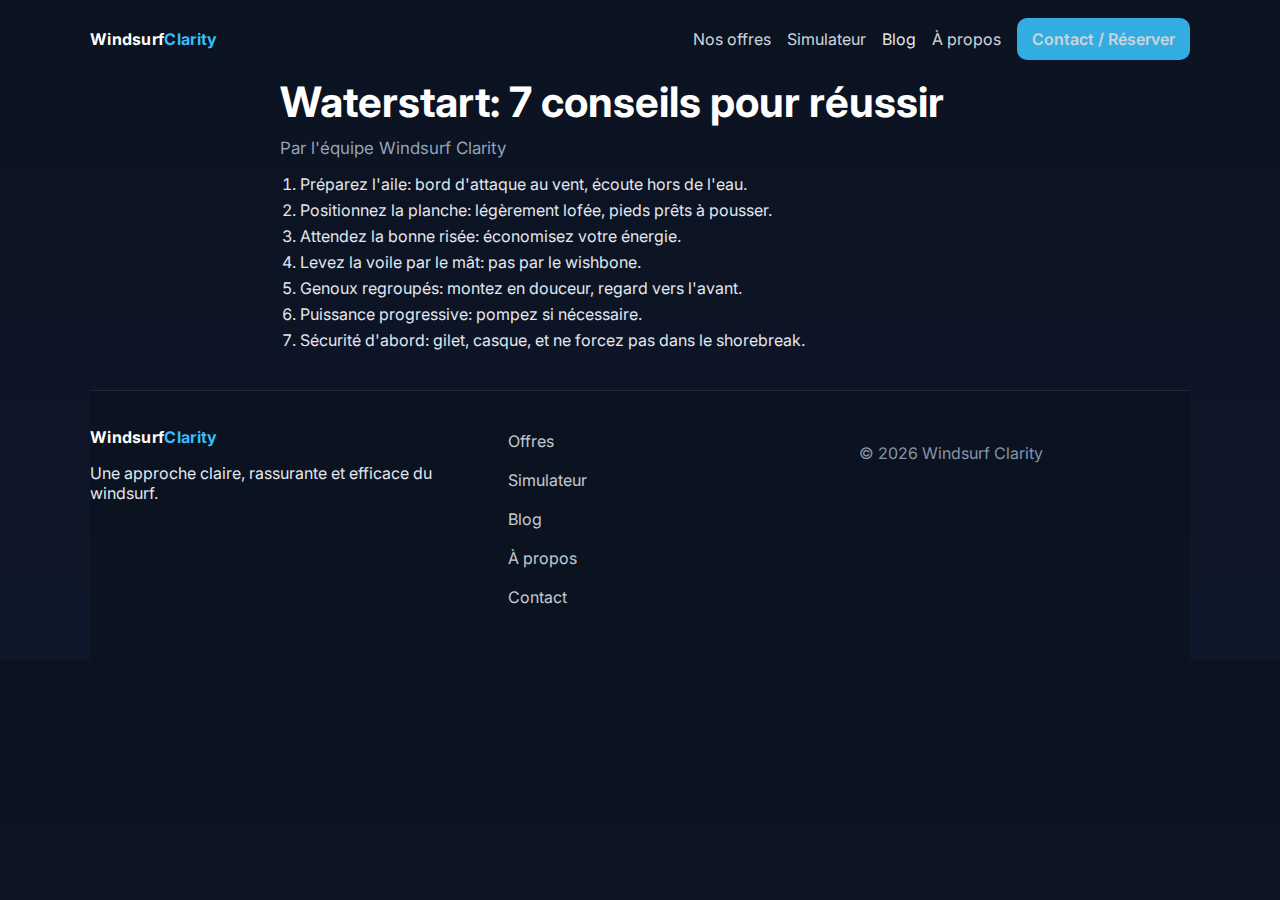
<file: blog/waterstart-conseils.html>
<!doctype html>
<html lang="fr">
<head>
  <meta charset="utf-8" />
  <meta name="viewport" content="width=device-width, initial-scale=1" />
  <title>Waterstart: 7 conseils pour réussir</title>
  <meta name="description" content="Nos conseils essentiels pour maîtriser le waterstart en windsurf: placement, timing, sécurité." />
  <link href="https://fonts.googleapis.com/css2?family=Inter:wght@300;400;500;600;700&display=swap" rel="stylesheet">
  <link rel="stylesheet" href="/assets/styles.css" />
  <link rel="canonical" href="/blog/waterstart-conseils.html" />
  <link rel="icon" href="/assets/favicon.svg" type="image/svg+xml" />
</head>
<body>
  <header class="site-header container">
    <a class="logo" href="/">Windsurf<span>Clarity</span></a>
    <button class="nav-toggle" aria-expanded="false" aria-controls="site-nav">Menu</button>
    <nav id="site-nav" class="site-nav" aria-label="Navigation principale">
      <a href="/offres.html">Nos offres</a>
      <a href="/simulateur.html">Simulateur</a>
      <a class="active" href="/blog/">Blog</a>
      <a href="/a-propos.html">À propos</a>
      <a class="btn btn-primary" href="/contact.html">Contact / Réserver</a>
    </nav>
  </header>

  <main class="container prose">
    <article>
      <h1>Waterstart: 7 conseils pour réussir</h1>
      <p class="muted small">Par l'équipe Windsurf Clarity</p>
      <ol>
        <li>Préparez l'aile: bord d'attaque au vent, écoute hors de l'eau.</li>
        <li>Positionnez la planche: légèrement lofée, pieds prêts à pousser.</li>
        <li>Attendez la bonne risée: économisez votre énergie.</li>
        <li>Levez la voile par le mât: pas par le wishbone.</li>
        <li>Genoux regroupés: montez en douceur, regard vers l'avant.</li>
        <li>Puissance progressive: pompez si nécessaire.</li>
        <li>Sécurité d'abord: gilet, casque, et ne forcez pas dans le shorebreak.</li>
      </ol>
    </article>
  </main>

  <footer class="site-footer container">
    <div class="footer-grid">
      <div>
        <a class="logo" href="/">Windsurf<span>Clarity</span></a>
        <p>Une approche claire, rassurante et efficace du windsurf.</p>
      </div>
      <nav class="footer-nav">
        <a href="/offres.html">Offres</a>
        <a href="/simulateur.html">Simulateur</a>
        <a href="/blog/">Blog</a>
        <a href="/a-propos.html">À propos</a>
        <a href="/contact.html">Contact</a>
      </nav>
      <div class="footer-legal">
        <p>© <span id="year"></span> Windsurf Clarity</p>
      </div>
    </div>
  </footer>
  <script src="/assets/main.js" defer></script>
</body>
</html>
</file>
<file: assets/styles.css>
/* Windsurf Clarity – styles */
:root{
  --bg:#0b1220; /* slate-950 */
  --card:#0f172a; /* slate-900 */
  --muted:#94a3b8; /* slate-400 */
  --text:#e2e8f0; /* slate-200 */
  --accent:#38bdf8; /* sky-400 */
  --accent-2:#22c55e; /* green-500 */
  --ring: 0 0 0 3px color-mix(in oklab, var(--accent) 40%, transparent);
}
*{box-sizing:border-box}
html{scroll-behavior:smooth}
body{
  margin:0; font-family:Inter,system-ui,-apple-system,Segoe UI,Roboto,Ubuntu,Cantarell,Noto Sans,sans-serif;
  color:var(--text); background:linear-gradient(180deg, #0b1220 0%, #0f172a 100%);
}

/* Layout */
.container{max-width:1100px;margin:0 auto;padding:0 20px}
.site-header{display:flex;align-items:center;justify-content:space-between;padding:18px 0;gap:12px}
.site-nav{display:flex;gap:16px;align-items:center}
.site-nav a{color:var(--text);text-decoration:none;opacity:.9}
.site-nav a.active{color:white}
.logo{font-weight:700;letter-spacing:.3px;color:white;text-decoration:none}
.logo span{color:var(--accent)}
.nav-toggle{display:none}

.hero{display:grid;grid-template-columns:1.2fr .8fr;gap:24px;padding:40px 0}
.hero h1{font-size:clamp(28px,4vw,44px);line-height:1.1;margin:0 0 10px}
.hero p{color:var(--muted);margin:0 0 18px}
.hero-cta{display:flex;gap:12px;flex-wrap:wrap}
.hero-media{display:flex;align-items:center;justify-content:center}
.hero-card{background:var(--card);border:1px solid #1e293b;border-radius:14px;padding:18px;box-shadow:0 10px 30px rgba(0,0,0,.25);width:100%;max-width:360px}
.stat{display:flex;align-items:baseline;gap:10px;padding:10px 0;border-bottom:1px dashed #1e293b}
.stat:last-child{border-bottom:0}
.stat-value{font-weight:700;font-size:28px}
.stat-label{color:var(--muted)}

h1,h2,h3{color:white}
.muted{color:var(--muted)}
.small{font-size:.9rem}

.grid{display:grid;gap:16px}
.cards-3{grid-template-columns:repeat(3,1fr)}
.card{background:var(--card);border:1px solid #1e293b;border-radius:14px;padding:18px}
.card h2 a{color:inherit;text-decoration:none;border-bottom:1px dashed transparent}
.card h2 a:hover{border-bottom-color:#233044}
.card.pricing .price{font-size:22px;margin:8px 0 12px}
.card.pricing.highlight{outline:2px solid var(--accent);}

.prose p, .prose li{color:var(--text)}
.prose h1{margin-bottom:8px}
.prose a{color:var(--accent);text-decoration:none;border-bottom:1px dashed transparent;transition:border-color .2s}
.prose a:hover{border-bottom-color:var(--accent)}

.teaser{background:linear-gradient(135deg, rgba(56,189,248,.15), transparent);border:1px solid #1e293b;border-radius:14px;padding:24px}
.note{background:#0b1220;border:1px dashed #1e293b;border-radius:12px;padding:14px;color:var(--muted)}

/* Buttons */
.btn{display:inline-flex;align-items:center;justify-content:center;gap:8px;padding:10px 14px;border-radius:10px;text-decoration:none;border:1px solid #1f2937}
.btn-primary{background:var(--accent);color:#00111a;border-color:transparent;font-weight:600}
.btn-secondary{background:rgba(56,189,248,.12);color:var(--text);border-color:#1e293b}
.btn-ghost{background:transparent;color:var(--text)}
.btn:focus{outline:var(--ring)}

/* Sections */
.benefits{padding:24px 0}
.offers-teaser{padding:8px 0 24px}
.seo-text{padding:8px 0 40px}
.site-footer{background:#0b1220; border-top:1px solid #1e293b; padding:36px 0 48px; margin-top:40px}
.offers-explainer{margin-top:32px;padding-top:12px;border-top:1px dashed #233044}
.offers-explainer h2{margin:0 0 12px;color:var(--muted);font-weight:600;font-size:1rem}
.offers-explainer .explainer-grid{background:#0b1220;border:1px solid #233044;border-radius:12px;padding:14px}
.offers-explainer .explainer-grid{gap:14px}
.mission{padding:28px 0}
.mission .intro{max-width:820px;margin:0 auto 16px;text-align:center}
.mission .intro h2{margin:6px 0 8px}
.mission .intro .sub{margin:0 auto;max-width:720px}
.eyebrow{color:var(--muted);font-weight:600;text-transform:uppercase;font-size:.8rem;letter-spacing:.06em;border-top:1px solid #1e293b;display:inline-block;padding-top:6px;margin:0 0 8px}
.pillars-list{display:grid;grid-template-columns:repeat(2,1fr);gap:16px;max-width:980px;margin:0 auto}
.pillar{display:flex;gap:12px;align-items:flex-start;padding:10px 6px;border-top:1px dashed #1e293b}
.pillar:first-child{border-top:0}
.pillars-list > .pillar:nth-child(-n+2){border-top:0}
.pillar .dot{width:10px;height:10px;border-radius:50%;background:linear-gradient(135deg, var(--accent), #6ee7b7)}
.pillar h3{margin:0 0 4px}
.pillar p{margin:0;color:var(--muted)}
.blog-teaser{padding:8px 0 24px}
.blog-teaser .teaser-head{margin-bottom:10px}
.h-scroll{display:flex;gap:14px;overflow-x:auto;padding-bottom:6px;scroll-snap-type:x mandatory}
.h-scroll::-webkit-scrollbar{height:8px}
.h-scroll::-webkit-scrollbar-thumb{background:#1e293b;border-radius:20px}
.post-card{scroll-snap-align:start;min-width:280px;max-width:340px;display:block;text-decoration:none;color:inherit;background:#0b1220;border:1px solid #1e293b;border-radius:14px;box-shadow:0 8px 20px rgba(0,0,0,.18)}
.post-card .post-body{padding:14px}
.post-card h3{margin:0 0 6px}
.post-card p{margin:0 0 10px;color:var(--muted)}
.post-card .more{color:var(--accent);font-weight:600}
.post-card:hover{border-color:#233044}
.blog-hero{padding:18px 0 10px;border-bottom:1px solid #1e293b;margin-bottom:12px}
.blog-hero .hero-feature{margin-top:10px;display:flex;align-items:center;justify-content:space-between;gap:10px;text-decoration:none;color:inherit;background:#0b1220;border:1px solid #1e293b;border-radius:12px;padding:14px}
.blog-hero .hero-feature .arrow{font-size:20px;color:var(--accent)}
.feed{display:grid;gap:12px}
.post-row{padding:0}
.post-link{text-decoration:none;color:inherit;display:block;background:#0b1220;border:1px solid #1e293b;border-radius:12px;padding:12px;transition:border-color .2s, transform .05s}
.post-link:hover{border-color:#233044;transform:translateY(-1px)}
.post-link h3{margin:0 0 6px}
.post-link .excerpt{color:var(--muted);margin:0 0 6px}
.post-meta{margin:0}

/* Article typography (newspaper-like) */
.prose{max-width:760px;margin:0 auto}
.prose h1{font-size:clamp(28px,4vw,42px);line-height:1.15;margin:0 0 12px}
.prose .article-meta,.prose .muted.small{margin:0 0 14px;color:var(--muted)}
.prose article p:first-of-type{font-size:1.06rem;color:#cbd5e1}
.prose h2{margin:18px 0 8px}
.prose h3{margin:14px 0 6px}
.prose ul,.prose ol{padding-left:20px}
.prose li{margin:6px 0}
.prose blockquote{border-left:3px solid #233044;margin:12px 0;padding:8px 12px;color:var(--muted);background:#0b1220;border-radius:8px}
.prose img{max-width:100%;height:auto;border-radius:10px}
.footer-grid{display:grid;grid-template-columns:1.2fr 1fr 1fr;gap:20px;align-items:start}
.footer-nav{display:grid;gap:10px}
.footer-nav a{color:var(--text);text-decoration:none;opacity:.85;padding:4px 0;border-bottom:1px dashed transparent;transition:opacity .2s,border-color .2s}
.footer-nav a:hover{opacity:1;border-bottom-color:#233044}
.footer-legal{color:var(--muted);opacity:.9}

/* Forms */
.form-row{display:grid;gap:6px;margin-bottom:12px}
input,select,textarea{background:#0b1220;color:var(--text);border:1px solid #233044;border-radius:10px;padding:10px}
input:focus,select:focus,textarea:focus{outline:var(--ring);border-color:transparent}
.form-actions{margin-top:10px}
.contact-grid{grid-template-columns:1.1fr .9fr}
.map-embed{margin-top:12px}
.booking{display:flex;gap:10px;margin-top:12px}

/* Simulateur */
.sim-form output{margin-left:8px;color:var(--muted)}
.result.hidden{display:none}
.timeline{display:grid;grid-template-columns:repeat(4,1fr);gap:10px;margin-top:12px}
.timeline .step{background:#0b1220;border:1px solid #1e293b;border-radius:12px;padding:12px}
.timeline .step .wk{color:var(--accent-2);font-weight:600}

/* Responsive */
@media (max-width: 900px){
  .hero{grid-template-columns:1fr}
  .cards-3{grid-template-columns:1fr}
  .footer-grid{grid-template-columns:1fr}
  .contact-grid{grid-template-columns:1fr}
  .pillars-list{grid-template-columns:1fr}
}
@media (max-width: 720px){
  .site-nav{display:none;position:absolute;right:20px;top:58px;background:var(--card);padding:12px;border:1px solid #1e293b;border-radius:12px;flex-direction:column;min-width:220px}
  .nav-toggle{display:inline-flex;background:transparent;color:var(--text);border:1px solid #1e293b;padding:8px 10px;border-radius:8px}
  .site-nav.open{display:flex}
}
</file>
